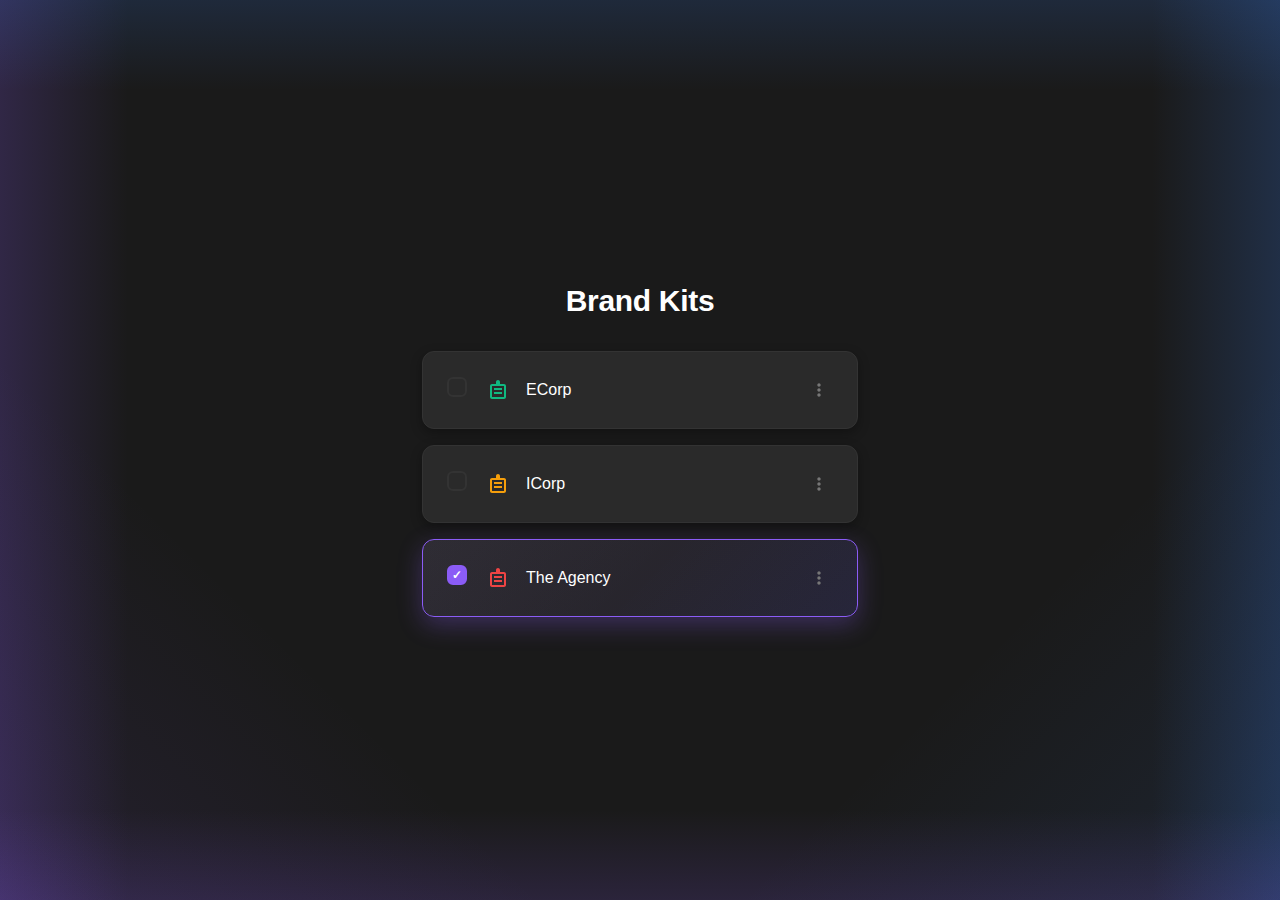
<file: brand-kits-interface/index.html>
<!DOCTYPE html>
<html lang="en">
<head>
    <meta charset="UTF-8">
    <meta name="viewport" content="width=device-width, initial-scale=1.0">
    <title>Brand Kits</title>
    <link rel="stylesheet" href="style.css">
</head>
<body>
    <div class="brand-kits-container">
        <div class="brand-kits-wrapper">
            <!-- Header -->
            <header class="brand-kits-header">
                <h1 class="brand-kits-title">Brand Kits</h1>
            </header>

            <!-- Brand Cards -->
            <div class="brand-cards-container">
                <!-- ECorp Card -->
                <div class="brand-card" data-brand-id="ecorp">
                    <div class="brand-card-content">
                        <div class="checkbox-container">
                            <input type="checkbox" id="ecorp-checkbox" class="brand-checkbox">
                            <label for="ecorp-checkbox" class="checkbox-label"></label>
                        </div>
                        
                        <div class="brand-icon">
                            <svg width="24" height="24" viewBox="0 0 24 24" fill="none" xmlns="http://www.w3.org/2000/svg">
                                <path d="M12 2C13.1 2 14 2.9 14 4V6H18C19.1 6 20 6.9 20 8V19C20 20.1 19.1 21 18 21H6C4.9 21 4 20.1 4 19V8C4 6.9 4.9 6 6 6H10V4C10 2.9 10.9 2 12 2ZM12 4V6H12V4ZM6 8V19H18V8H6ZM8 10H16V12H8V10ZM8 14H16V16H8V14Z" fill="#10b981"/>
                            </svg>
                        </div>
                        
                        <div class="brand-name">ECorp</div>
                        
                        <div class="menu-icon">
                            <svg width="20" height="20" viewBox="0 0 24 24" fill="none" xmlns="http://www.w3.org/2000/svg">
                                <path d="M12 8C13.1 8 14 7.1 14 6C14 4.9 13.1 4 12 4C10.9 4 10 4.9 10 6C10 7.1 10.9 8 12 8ZM12 10C10.9 10 10 10.9 10 12C10 13.1 10.9 14 12 14C13.1 14 14 13.1 14 12C14 10.9 13.1 10 12 10ZM12 16C10.9 16 10 16.9 10 18C10 19.1 10.9 20 12 20C13.1 20 14 19.1 14 18C14 16.9 13.1 16 12 16Z" fill="#777"/>
                            </svg>
                        </div>
                    </div>
                </div>

                <!-- ICorp Card -->
                <div class="brand-card" data-brand-id="icorp">
                    <div class="brand-card-content">
                        <div class="checkbox-container">
                            <input type="checkbox" id="icorp-checkbox" class="brand-checkbox">
                            <label for="icorp-checkbox" class="checkbox-label"></label>
                        </div>
                        
                        <div class="brand-icon">
                            <svg width="24" height="24" viewBox="0 0 24 24" fill="none" xmlns="http://www.w3.org/2000/svg">
                                <path d="M12 2C13.1 2 14 2.9 14 4V6H18C19.1 6 20 6.9 20 8V19C20 20.1 19.1 21 18 21H6C4.9 21 4 20.1 4 19V8C4 6.9 4.9 6 6 6H10V4C10 2.9 10.9 2 12 2ZM12 4V6H12V4ZM6 8V19H18V8H6ZM8 10H16V12H8V10ZM8 14H16V16H8V14Z" fill="#f59e0b"/>
                            </svg>
                        </div>
                        
                        <div class="brand-name">ICorp</div>
                        
                        <div class="menu-icon">
                            <svg width="20" height="20" viewBox="0 0 24 24" fill="none" xmlns="http://www.w3.org/2000/svg">
                                <path d="M12 8C13.1 8 14 7.1 14 6C14 4.9 13.1 4 12 4C10.9 4 10 4.9 10 6C10 7.1 10.9 8 12 8ZM12 10C10.9 10 10 10.9 10 12C10 13.1 10.9 14 12 14C13.1 14 14 13.1 14 12C14 10.9 13.1 10 12 10ZM12 16C10.9 16 10 16.9 10 18C10 19.1 10.9 20 12 20C13.1 20 14 19.1 14 18C14 16.9 13.1 16 12 16Z" fill="#777"/>
                            </svg>
                        </div>
                    </div>
                </div>

                <!-- The Agency Card -->
                <div class="brand-card brand-card--checked" data-brand-id="agency">
                    <div class="brand-card-content">
                        <div class="checkbox-container">
                            <input type="checkbox" id="agency-checkbox" class="brand-checkbox" checked>
                            <label for="agency-checkbox" class="checkbox-label"></label>
                        </div>
                        
                        <div class="brand-icon">
                            <svg width="24" height="24" viewBox="0 0 24 24" fill="none" xmlns="http://www.w3.org/2000/svg">
                                <path d="M12 2C13.1 2 14 2.9 14 4V6H18C19.1 6 20 6.9 20 8V19C20 20.1 19.1 21 18 21H6C4.9 21 4 20.1 4 19V8C4 6.9 4.9 6 6 6H10V4C10 2.9 10.9 2 12 2ZM12 4V6H12V4ZM6 8V19H18V8H6ZM8 10H16V12H8V10ZM8 14H16V16H8V14Z" fill="#ef4444"/>
                            </svg>
                        </div>
                        
                        <div class="brand-name">The Agency</div>
                        
                        <div class="menu-icon">
                            <svg width="20" height="20" viewBox="0 0 24 24" fill="none" xmlns="http://www.w3.org/2000/svg">
                                <path d="M12 8C13.1 8 14 7.1 14 6C14 4.9 13.1 4 12 4C10.9 4 10 4.9 10 6C10 7.1 10.9 8 12 8ZM12 10C10.9 10 10 10.9 10 12C10 13.1 10.9 14 12 14C13.1 14 14 13.1 14 12C14 10.9 13.1 10 12 10ZM12 16C10.9 16 10 16.9 10 18C10 19.1 10.9 20 12 20C13.1 20 14 19.1 14 18C14 16.9 13.1 16 12 16Z" fill="#777"/>
                            </svg>
                        </div>
                    </div>
                </div>
            </div>
        </div>
    </div>

    <script src="app.js"></script>
</body>
</html>
</file>
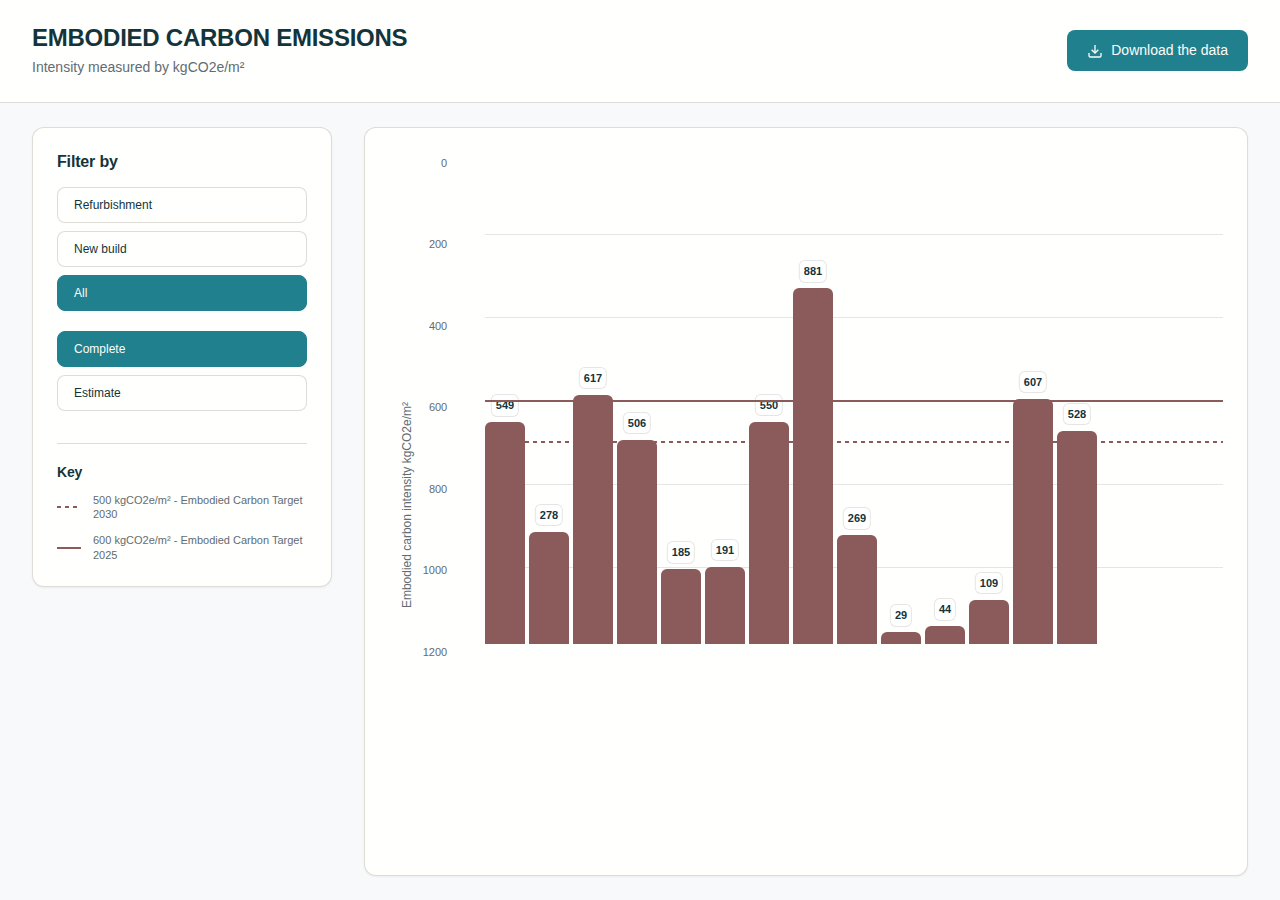
<file: carbon-emissions-dashboard/index.html>
<!DOCTYPE html>
<html lang="en">
<head>
    <meta charset="UTF-8">
    <meta name="viewport" content="width=device-width, initial-scale=1.0">
    <title>Embodied Carbon Emissions Dashboard</title>
    <link rel="stylesheet" href="style.css">
</head>
<body>
    <div class="dashboard">
        <!-- Header Section -->
        <header class="dashboard-header">
            <div class="header-content">
                <div class="header-titles">
                    <h1 class="main-title">EMBODIED CARBON EMISSIONS</h1>
                    <p class="subtitle">Intensity measured by kgCO2e/m²</p>
                </div>
                <button class="btn btn--primary download-btn" id="downloadBtn">
                    <svg width="16" height="16" viewBox="0 0 24 24" fill="none" stroke="currentColor" stroke-width="2">
                        <path d="M21 15v4a2 2 0 0 1-2 2H5a2 2 0 0 1-2-2v-4"/>
                        <polyline points="7,10 12,15 17,10"/>
                        <line x1="12" y1="15" x2="12" y2="3"/>
                    </svg>
                    Download the data
                </button>
            </div>
        </header>

        <div class="dashboard-main">
            <!-- Sidebar Filters -->
            <aside class="sidebar">
                <div class="filter-section">
                    <h3 class="filter-title">Filter by</h3>
                    
                    <!-- Type Filters -->
                    <div class="filter-group">
                        <div class="filter-buttons">
                            <button class="filter-btn" data-filter-type="type" data-value="refurbishment">Refurbishment</button>
                            <button class="filter-btn" data-filter-type="type" data-value="new_build">New build</button>
                            <button class="filter-btn active" data-filter-type="type" data-value="all">All</button>
                        </div>
                    </div>

                    <!-- Status Filters -->
                    <div class="filter-group">
                        <div class="filter-buttons">
                            <button class="filter-btn active" data-filter-type="status" data-value="complete">Complete</button>
                            <button class="filter-btn" data-filter-type="status" data-value="estimate">Estimate</button>
                        </div>
                    </div>
                </div>

                <!-- Key Section -->
                <div class="key-section">
                    <h4 class="key-title">Key</h4>
                    <div class="key-items">
                        <div class="key-item">
                            <div class="key-line key-line--dashed"></div>
                            <span class="key-text">500 kgCO2e/m² - Embodied Carbon Target 2030</span>
                        </div>
                        <div class="key-item">
                            <div class="key-line key-line--solid"></div>
                            <span class="key-text">600 kgCO2e/m² - Embodied Carbon Target 2025</span>
                        </div>
                    </div>
                </div>
            </aside>

            <!-- Main Chart Area -->
            <main class="chart-area">
                <div class="chart-container">
                    <div class="y-axis">
                        <div class="y-axis-label">Embodied carbon intensity kgCO2e/m²</div>
                        <div class="y-axis-scale">
                            <span class="scale-value">1200</span>
                            <span class="scale-value">1000</span>
                            <span class="scale-value">800</span>
                            <span class="scale-value">600</span>
                            <span class="scale-value">400</span>
                            <span class="scale-value">200</span>
                            <span class="scale-value">0</span>
                        </div>
                    </div>
                    <div class="chart-content">
                        <div class="chart-grid">
                            <div class="grid-line" style="bottom: 16.67%"></div>
                            <div class="grid-line" style="bottom: 33.33%"></div>
                            <div class="grid-line" style="bottom: 50%"></div>
                            <div class="grid-line" style="bottom: 66.67%"></div>
                            <div class="grid-line" style="bottom: 83.33%"></div>
                            <div class="grid-line" style="bottom: 100%"></div>
                        </div>
                        <div class="reference-lines">
                            <div class="reference-line reference-line--target-2030" data-value="500"></div>
                            <div class="reference-line reference-line--target-2025" data-value="600"></div>
                        </div>
                        <div class="bars-container" id="barsContainer">
                            <!-- Bars will be dynamically generated -->
                        </div>
                    </div>
                </div>
            </main>
        </div>
    </div>

    <!-- Tooltip -->
    <div class="tooltip" id="tooltip">
        <div class="tooltip-content">
            <div class="tooltip-name"></div>
            <div class="tooltip-value"></div>
            <div class="tooltip-details"></div>
        </div>
    </div>

    <script src="app.js"></script>
</body>
</html>
</file>
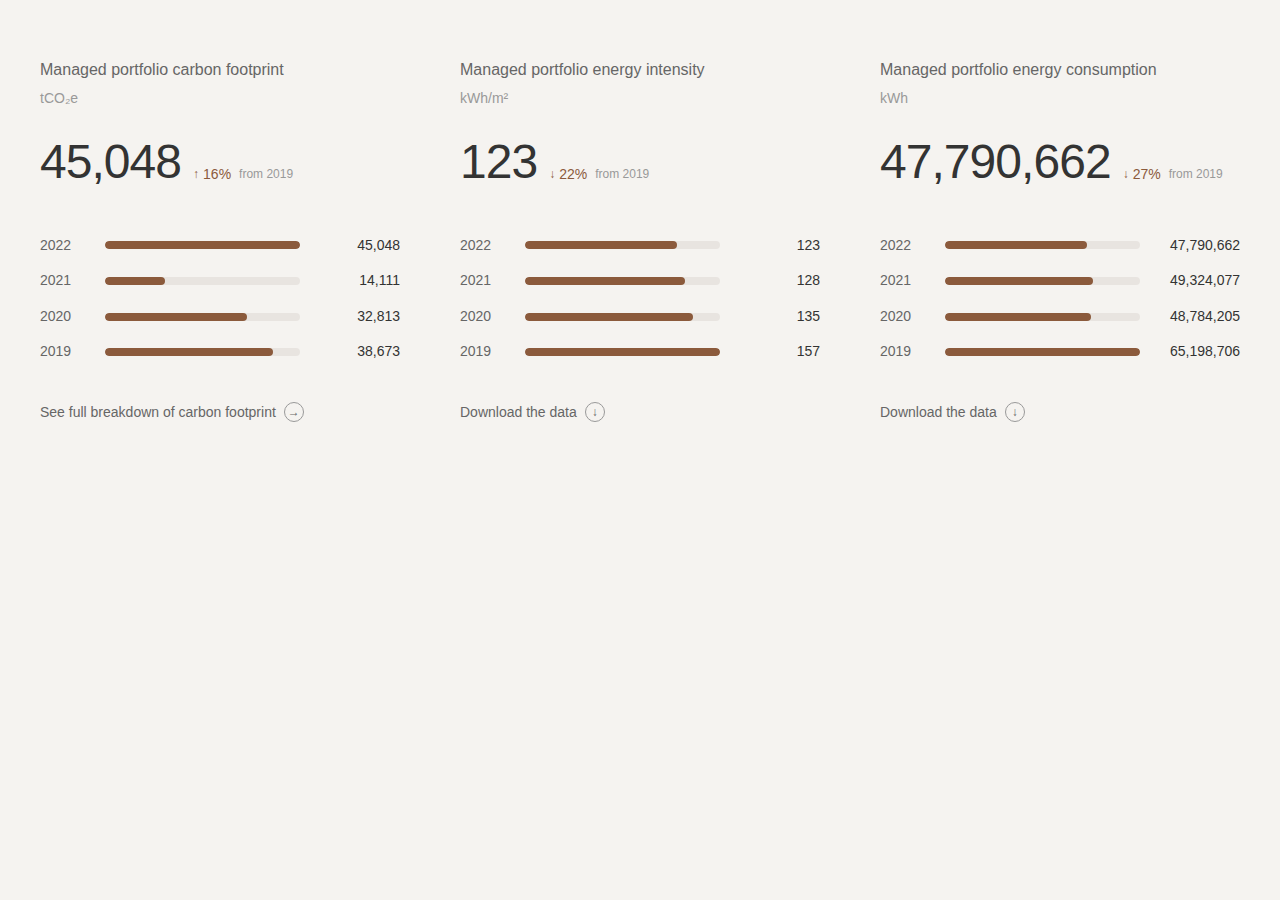
<file: stats.html>
<!DOCTYPE html>
<html lang="en">
<head>
    <meta charset="UTF-8">
    <meta name="viewport" content="width=device-width, initial-scale=1.0">
    <title>Carbon Footprint Statistics Dashboard</title>
    <style>
        * {
            margin: 0;
            padding: 0;
            box-sizing: border-box;
        }

        body {
            background: #f5f3f0;
            font-family: -apple-system, BlinkMacSystemFont, 'Segoe UI', Roboto, sans-serif;
            color: #333;
            padding: 40px 20px;
            line-height: 1.4;
        }

        .dashboard-container {
            max-width: 1200px;
            margin: 0 auto;
            display: grid;
            grid-template-columns: repeat(auto-fit, minmax(350px, 1fr));
            gap: 60px;
            padding: 20px 0;
        }

        .metric-card {
            background: transparent;
        }

        .metric-header {
            margin-bottom: 30px;
        }

        .metric-title {
            font-size: 16px;
            color: #666;
            font-weight: 400;
            margin-bottom: 8px;
            line-height: 1.3;
        }

        .metric-unit {
            font-size: 14px;
            color: #999;
            font-weight: 400;
            margin-bottom: 20px;
        }

        .metric-value-container {
            display: flex;
            align-items: baseline;
            gap: 12px;
            margin-bottom: 30px;
        }

        .metric-value {
            font-size: 48px;
            font-weight: 300;
            color: #333;
            letter-spacing: -0.02em;
        }

        .metric-change {
            display: flex;
            align-items: center;
            gap: 4px;
            font-size: 14px;
            color: #666;
        }

        .change-indicator {
            font-size: 12px;
        }

        .change-positive {
            color: #8b5a3c;
        }

        .change-negative {
            color: #8b5a3c;
        }

        .change-from {
            font-size: 12px;
            color: #999;
            margin-left: 4px;
        }

        .progress-section {
            margin-top: 40px;
        }

        .progress-item {
            display: flex;
            align-items: center;
            margin-bottom: 16px;
        }

        .year-label {
            font-size: 14px;
            color: #666;
            min-width: 45px;
            font-weight: 400;
        }

        .progress-bar-container {
            flex: 1;
            margin: 0 20px;
            position: relative;
        }

        .progress-bar-bg {
            width: 100%;
            height: 8px;
            background: #e8e4e0;
            border-radius: 4px;
            overflow: hidden;
        }

        .progress-bar-fill {
            height: 100%;
            background: #8b5a3c;
            border-radius: 4px;
            transition: width 0.8s ease-out;
        }

        .value-label {
            font-size: 14px;
            color: #333;
            font-weight: 500;
            min-width: 80px;
            text-align: right;
        }

        .action-button {
            margin-top: 40px;
            display: flex;
            align-items: center;
            gap: 8px;
            color: #666;
            text-decoration: none;
            font-size: 14px;
            transition: color 0.2s ease;
            cursor: pointer;
            border: none;
            background: none;
            padding: 0;
        }

        .action-button:hover {
            color: #8b5a3c;
        }

        .action-icon {
            width: 20px;
            height: 20px;
            border: 1px solid #999;
            border-radius: 50%;
            display: flex;
            align-items: center;
            justify-content: center;
            font-size: 12px;
            transition: all 0.2s ease;
        }

        .action-button:hover .action-icon {
            border-color: #8b5a3c;
            color: #8b5a3c;
        }

        /* Responsive adjustments */
        @media (max-width: 768px) {
            .dashboard-container {
                grid-template-columns: 1fr;
                gap: 40px;
            }
            
            .metric-value {
                font-size: 36px;
            }
        }
    </style>
</head>
<body>
    <div class="dashboard-container">
        <!-- Carbon Footprint Card -->
        <div class="metric-card">
            <div class="metric-header">
                <h3 class="metric-title">Managed portfolio carbon footprint</h3>
                <div class="metric-unit">tCO₂e</div>
                
                <div class="metric-value-container">
                    <div class="metric-value">45,048</div>
                    <div class="metric-change">
                        <span class="change-indicator change-positive">↑</span>
                        <span class="change-positive">16%</span>
                        <span class="change-from">from 2019</span>
                    </div>
                </div>
            </div>

            <div class="progress-section">
                <div class="progress-item">
                    <span class="year-label">2022</span>
                    <div class="progress-bar-container">
                        <div class="progress-bar-bg">
                            <div class="progress-bar-fill" style="width: 100%;"></div>
                        </div>
                    </div>
                    <span class="value-label">45,048</span>
                </div>
                
                <div class="progress-item">
                    <span class="year-label">2021</span>
                    <div class="progress-bar-container">
                        <div class="progress-bar-bg">
                            <div class="progress-bar-fill" style="width: 31%;"></div>
                        </div>
                    </div>
                    <span class="value-label">14,111</span>
                </div>
                
                <div class="progress-item">
                    <span class="year-label">2020</span>
                    <div class="progress-bar-container">
                        <div class="progress-bar-bg">
                            <div class="progress-bar-fill" style="width: 73%;"></div>
                        </div>
                    </div>
                    <span class="value-label">32,813</span>
                </div>
                
                <div class="progress-item">
                    <span class="year-label">2019</span>
                    <div class="progress-bar-container">
                        <div class="progress-bar-bg">
                            <div class="progress-bar-fill" style="width: 86%;"></div>
                        </div>
                    </div>
                    <span class="value-label">38,673</span>
                </div>
            </div>

            <button class="action-button">
                <span>See full breakdown of carbon footprint</span>
                <div class="action-icon">→</div>
            </button>
        </div>

        <!-- Energy Intensity Card -->
        <div class="metric-card">
            <div class="metric-header">
                <h3 class="metric-title">Managed portfolio energy intensity</h3>
                <div class="metric-unit">kWh/m²</div>
                
                <div class="metric-value-container">
                    <div class="metric-value">123</div>
                    <div class="metric-change">
                        <span class="change-indicator change-negative">↓</span>
                        <span class="change-negative">22%</span>
                        <span class="change-from">from 2019</span>
                    </div>
                </div>
            </div>

            <div class="progress-section">
                <div class="progress-item">
                    <span class="year-label">2022</span>
                    <div class="progress-bar-container">
                        <div class="progress-bar-bg">
                            <div class="progress-bar-fill" style="width: 78%;"></div>
                        </div>
                    </div>
                    <span class="value-label">123</span>
                </div>
                
                <div class="progress-item">
                    <span class="year-label">2021</span>
                    <div class="progress-bar-container">
                        <div class="progress-bar-bg">
                            <div class="progress-bar-fill" style="width: 82%;"></div>
                        </div>
                    </div>
                    <span class="value-label">128</span>
                </div>
                
                <div class="progress-item">
                    <span class="year-label">2020</span>
                    <div class="progress-bar-container">
                        <div class="progress-bar-bg">
                            <div class="progress-bar-fill" style="width: 86%;"></div>
                        </div>
                    </div>
                    <span class="value-label">135</span>
                </div>
                
                <div class="progress-item">
                    <span class="year-label">2019</span>
                    <div class="progress-bar-container">
                        <div class="progress-bar-bg">
                            <div class="progress-bar-fill" style="width: 100%;"></div>
                        </div>
                    </div>
                    <span class="value-label">157</span>
                </div>
            </div>

            <button class="action-button">
                <span>Download the data</span>
                <div class="action-icon">↓</div>
            </button>
        </div>

        <!-- Energy Consumption Card -->
        <div class="metric-card">
            <div class="metric-header">
                <h3 class="metric-title">Managed portfolio energy consumption</h3>
                <div class="metric-unit">kWh</div>
                
                <div class="metric-value-container">
                    <div class="metric-value">47,790,662</div>
                    <div class="metric-change">
                        <span class="change-indicator change-negative">↓</span>
                        <span class="change-negative">27%</span>
                        <span class="change-from">from 2019</span>
                    </div>
                </div>
            </div>

            <div class="progress-section">
                <div class="progress-item">
                    <span class="year-label">2022</span>
                    <div class="progress-bar-container">
                        <div class="progress-bar-bg">
                            <div class="progress-bar-fill" style="width: 73%;"></div>
                        </div>
                    </div>
                    <span class="value-label">47,790,662</span>
                </div>
                
                <div class="progress-item">
                    <span class="year-label">2021</span>
                    <div class="progress-bar-container">
                        <div class="progress-bar-bg">
                            <div class="progress-bar-fill" style="width: 76%;"></div>
                        </div>
                    </div>
                    <span class="value-label">49,324,077</span>
                </div>
                
                <div class="progress-item">
                    <span class="year-label">2020</span>
                    <div class="progress-bar-container">
                        <div class="progress-bar-bg">
                            <div class="progress-bar-fill" style="width: 75%;"></div>
                        </div>
                    </div>
                    <span class="value-label">48,784,205</span>
                </div>
                
                <div class="progress-item">
                    <span class="year-label">2019</span>
                    <div class="progress-bar-container">
                        <div class="progress-bar-bg">
                            <div class="progress-bar-fill" style="width: 100%;"></div>
                        </div>
                    </div>
                    <span class="value-label">65,198,706</span>
                </div>
            </div>

            <button class="action-button">
                <span>Download the data</span>
                <div class="action-icon">↓</div>
            </button>
        </div>
    </div>

    <script>
        // Add smooth animation on page load
        document.addEventListener('DOMContentLoaded', function() {
            const progressBars = document.querySelectorAll('.progress-bar-fill');
            
            // Reset all progress bars to 0 width
            progressBars.forEach(bar => {
                const targetWidth = bar.style.width;
                bar.style.width = '0%';
                
                // Animate to target width after a short delay
                setTimeout(() => {
                    bar.style.width = targetWidth;
                }, 300);
            });
        });
    </script>
</body>
</html>
</file>
<file: brand-kits-interface/style.css>
:root {
  /* Colors */
  --color-background: rgba(252, 252, 249, 1);
  --color-surface: rgba(255, 255, 253, 1);
  --color-text: rgba(19, 52, 59, 1);
  --color-text-secondary: rgba(98, 108, 113, 1);
  --color-primary: rgba(33, 128, 141, 1);
  --color-primary-hover: rgba(29, 116, 128, 1);
  --color-primary-active: rgba(26, 104, 115, 1);
  --color-secondary: rgba(94, 82, 64, 0.12);
  --color-secondary-hover: rgba(94, 82, 64, 0.2);
  --color-secondary-active: rgba(94, 82, 64, 0.25);
  --color-border: rgba(94, 82, 64, 0.2);
  --color-btn-primary-text: rgba(252, 252, 249, 1);
  --color-card-border: rgba(94, 82, 64, 0.12);
  --color-card-border-inner: rgba(94, 82, 64, 0.12);
  --color-error: rgba(192, 21, 47, 1);
  --color-success: rgba(33, 128, 141, 1);
  --color-warning: rgba(168, 75, 47, 1);
  --color-info: rgba(98, 108, 113, 1);
  --color-focus-ring: rgba(33, 128, 141, 0.4);
  --color-select-caret: rgba(19, 52, 59, 0.8);

  /* Common style patterns */
  --focus-ring: 0 0 0 3px var(--color-focus-ring);
  --focus-outline: 2px solid var(--color-primary);
  --status-bg-opacity: 0.15;
  --status-border-opacity: 0.25;
  --select-caret-light: url("data:image/svg+xml,%3Csvg xmlns='http://www.w3.org/2000/svg' width='16' height='16' viewBox='0 0 24 24' fill='none' stroke='%23134252' stroke-width='2' stroke-linecap='round' stroke-linejoin='round'%3E%3Cpolyline points='6 9 12 15 18 9'%3E%3C/polyline%3E%3C/svg%3E");
  --select-caret-dark: url("data:image/svg+xml,%3Csvg xmlns='http://www.w3.org/2000/svg' width='16' height='16' viewBox='0 0 24 24' fill='none' stroke='%23f5f5f5' stroke-width='2' stroke-linecap='round' stroke-linejoin='round'%3E%3Cpolyline points='6 9 12 15 18 9'%3E%3C/polyline%3E%3C/svg%3E");

  /* RGB versions for opacity control */
  --color-success-rgb: 33, 128, 141;
  --color-error-rgb: 192, 21, 47;
  --color-warning-rgb: 168, 75, 47;
  --color-info-rgb: 98, 108, 113;

  /* Typography */
  --font-family-base: "FKGroteskNeue", "Geist", "Inter", -apple-system,
    BlinkMacSystemFont, "Segoe UI", Roboto, sans-serif;
  --font-family-mono: "Berkeley Mono", ui-monospace, SFMono-Regular, Menlo,
    Monaco, Consolas, monospace;
  --font-size-xs: 11px;
  --font-size-sm: 12px;
  --font-size-base: 14px;
  --font-size-md: 14px;
  --font-size-lg: 16px;
  --font-size-xl: 18px;
  --font-size-2xl: 20px;
  --font-size-3xl: 24px;
  --font-size-4xl: 30px;
  --font-weight-normal: 400;
  --font-weight-medium: 500;
  --font-weight-semibold: 550;
  --font-weight-bold: 600;
  --line-height-tight: 1.2;
  --line-height-normal: 1.5;
  --letter-spacing-tight: -0.01em;

  /* Spacing */
  --space-0: 0;
  --space-1: 1px;
  --space-2: 2px;
  --space-4: 4px;
  --space-6: 6px;
  --space-8: 8px;
  --space-10: 10px;
  --space-12: 12px;
  --space-16: 16px;
  --space-20: 20px;
  --space-24: 24px;
  --space-32: 32px;

  /* Border Radius */
  --radius-sm: 6px;
  --radius-base: 8px;
  --radius-md: 10px;
  --radius-lg: 12px;
  --radius-full: 9999px;

  /* Shadows */
  --shadow-xs: 0 1px 2px rgba(0, 0, 0, 0.02);
  --shadow-sm: 0 1px 3px rgba(0, 0, 0, 0.04), 0 1px 2px rgba(0, 0, 0, 0.02);
  --shadow-md: 0 4px 6px -1px rgba(0, 0, 0, 0.04),
    0 2px 4px -1px rgba(0, 0, 0, 0.02);
  --shadow-lg: 0 10px 15px -3px rgba(0, 0, 0, 0.04),
    0 4px 6px -2px rgba(0, 0, 0, 0.02);
  --shadow-inset-sm: inset 0 1px 0 rgba(255, 255, 255, 0.15),
    inset 0 -1px 0 rgba(0, 0, 0, 0.03);

  /* Animation */
  --duration-fast: 150ms;
  --duration-normal: 250ms;
  --ease-standard: cubic-bezier(0.16, 1, 0.3, 1);

  /* Layout */
  --container-sm: 640px;
  --container-md: 768px;
  --container-lg: 1024px;
  --container-xl: 1280px;
}

/* Dark mode colors */
@media (prefers-color-scheme: dark) {
  :root {
    --color-background: rgba(31, 33, 33, 1);
    --color-surface: rgba(38, 40, 40, 1);
    --color-text: rgba(245, 245, 245, 1);
    --color-text-secondary: rgba(167, 169, 169, 0.7);
    --color-primary: rgba(50, 184, 198, 1);
    --color-primary-hover: rgba(45, 166, 178, 1);
    --color-primary-active: rgba(41, 150, 161, 1);
    --color-secondary: rgba(119, 124, 124, 0.15);
    --color-secondary-hover: rgba(119, 124, 124, 0.25);
    --color-secondary-active: rgba(119, 124, 124, 0.3);
    --color-border: rgba(119, 124, 124, 0.3);
    --color-error: rgba(255, 84, 89, 1);
    --color-success: rgba(50, 184, 198, 1);
    --color-warning: rgba(230, 129, 97, 1);
    --color-info: rgba(167, 169, 169, 1);
    --color-focus-ring: rgba(50, 184, 198, 0.4);
    --color-btn-primary-text: rgba(19, 52, 59, 1);
    --color-card-border: rgba(119, 124, 124, 0.2);
    --color-card-border-inner: rgba(119, 124, 124, 0.15);
    --shadow-inset-sm: inset 0 1px 0 rgba(255, 255, 255, 0.1),
      inset 0 -1px 0 rgba(0, 0, 0, 0.15);
    --button-border-secondary: rgba(119, 124, 124, 0.2);
    --color-border-secondary: rgba(119, 124, 124, 0.2);
    --color-select-caret: rgba(245, 245, 245, 0.8);

    /* Common style patterns - updated for dark mode */
    --focus-ring: 0 0 0 3px var(--color-focus-ring);
    --focus-outline: 2px solid var(--color-primary);
    --status-bg-opacity: 0.15;
    --status-border-opacity: 0.25;
    --select-caret-light: url("data:image/svg+xml,%3Csvg xmlns='http://www.w3.org/2000/svg' width='16' height='16' viewBox='0 0 24 24' fill='none' stroke='%23134252' stroke-width='2' stroke-linecap='round' stroke-linejoin='round'%3E%3Cpolyline points='6 9 12 15 18 9'%3E%3C/polyline%3E%3C/svg%3E");
    --select-caret-dark: url("data:image/svg+xml,%3Csvg xmlns='http://www.w3.org/2000/svg' width='16' height='16' viewBox='0 0 24 24' fill='none' stroke='%23f5f5f5' stroke-width='2' stroke-linecap='round' stroke-linejoin='round'%3E%3Cpolyline points='6 9 12 15 18 9'%3E%3C/polyline%3E%3C/svg%3E");

    /* RGB versions for dark mode */
    --color-success-rgb: 50, 184, 198;
    --color-error-rgb: 255, 84, 89;
    --color-warning-rgb: 230, 129, 97;
    --color-info-rgb: 167, 169, 169;
  }
}

/* Data attribute for manual theme switching */
[data-color-scheme="dark"] {
  --color-background: rgba(31, 33, 33, 1);
  --color-surface: rgba(38, 40, 40, 1);
  --color-text: rgba(245, 245, 245, 1);
  --color-text-secondary: rgba(167, 169, 169, 0.7);
  --color-primary: rgba(50, 184, 198, 1);
  --color-primary-hover: rgba(45, 166, 178, 1);
  --color-primary-active: rgba(41, 150, 161, 1);
  --color-secondary: rgba(119, 124, 124, 0.15);
  --color-secondary-hover: rgba(119, 124, 124, 0.25);
  --color-secondary-active: rgba(119, 124, 124, 0.3);
  --color-border: rgba(119, 124, 124, 0.3);
  --color-error: rgba(255, 84, 89, 1);
  --color-success: rgba(50, 184, 198, 1);
  --color-warning: rgba(230, 129, 97, 1);
  --color-info: rgba(167, 169, 169, 1);
  --color-focus-ring: rgba(50, 184, 198, 0.4);
  --color-btn-primary-text: rgba(19, 52, 59, 1);
  --color-card-border: rgba(119, 124, 124, 0.15);
  --color-card-border-inner: rgba(119, 124, 124, 0.15);
  --shadow-inset-sm: inset 0 1px 0 rgba(255, 255, 255, 0.1),
    inset 0 -1px 0 rgba(0, 0, 0, 0.15);
  --color-border-secondary: rgba(119, 124, 124, 0.2);
  --color-select-caret: rgba(245, 245, 245, 0.8);

  /* Common style patterns - updated for dark mode */
  --focus-ring: 0 0 0 3px var(--color-focus-ring);
  --focus-outline: 2px solid var(--color-primary);
  --status-bg-opacity: 0.15;
  --status-border-opacity: 0.25;
  --select-caret-light: url("data:image/svg+xml,%3Csvg xmlns='http://www.w3.org/2000/svg' width='16' height='16' viewBox='0 0 24 24' fill='none' stroke='%23134252' stroke-width='2' stroke-linecap='round' stroke-linejoin='round'%3E%3Cpolyline points='6 9 12 15 18 9'%3E%3C/polyline%3E%3C/svg%3E");
  --select-caret-dark: url("data:image/svg+xml,%3Csvg xmlns='http://www.w3.org/2000/svg' width='16' height='16' viewBox='0 0 24 24' fill='none' stroke='%23f5f5f5' stroke-width='2' stroke-linecap='round' stroke-linejoin='round'%3E%3Cpolyline points='6 9 12 15 18 9'%3E%3C/polyline%3E%3C/svg%3E");

  /* RGB versions for dark mode */
  --color-success-rgb: 50, 184, 198;
  --color-error-rgb: 255, 84, 89;
  --color-warning-rgb: 230, 129, 97;
  --color-info-rgb: 167, 169, 169;
}

[data-color-scheme="light"] {
  --color-background: rgba(252, 252, 249, 1);
  --color-surface: rgba(255, 255, 253, 1);
  --color-text: rgba(19, 52, 59, 1);
  --color-text-secondary: rgba(98, 108, 113, 1);
  --color-primary: rgba(33, 128, 141, 1);
  --color-primary-hover: rgba(29, 116, 128, 1);
  --color-primary-active: rgba(26, 104, 115, 1);
  --color-secondary: rgba(94, 82, 64, 0.12);
  --color-secondary-hover: rgba(94, 82, 64, 0.2);
  --color-secondary-active: rgba(94, 82, 64, 0.25);
  --color-border: rgba(94, 82, 64, 0.2);
  --color-btn-primary-text: rgba(252, 252, 249, 1);
  --color-card-border: rgba(94, 82, 64, 0.12);
  --color-card-border-inner: rgba(94, 82, 64, 0.12);
  --color-error: rgba(192, 21, 47, 1);
  --color-success: rgba(33, 128, 141, 1);
  --color-warning: rgba(168, 75, 47, 1);
  --color-info: rgba(98, 108, 113, 1);
  --color-focus-ring: rgba(33, 128, 141, 0.4);

  /* RGB versions for light mode */
  --color-success-rgb: 33, 128, 141;
  --color-error-rgb: 192, 21, 47;
  --color-warning-rgb: 168, 75, 47;
  --color-info-rgb: 98, 108, 113;
}

/* Base styles */
html {
  font-size: var(--font-size-base);
  font-family: var(--font-family-base);
  line-height: var(--line-height-normal);
  color: var(--color-text);
  background-color: var(--color-background);
  -webkit-font-smoothing: antialiased;
  box-sizing: border-box;
}

body {
  margin: 0;
  padding: 0;
}

*,
*::before,
*::after {
  box-sizing: inherit;
}

/* Typography */
h1,
h2,
h3,
h4,
h5,
h6 {
  margin: 0;
  font-weight: var(--font-weight-semibold);
  line-height: var(--line-height-tight);
  color: var(--color-text);
  letter-spacing: var(--letter-spacing-tight);
}

h1 {
  font-size: var(--font-size-4xl);
}
h2 {
  font-size: var(--font-size-3xl);
}
h3 {
  font-size: var(--font-size-2xl);
}
h4 {
  font-size: var(--font-size-xl);
}
h5 {
  font-size: var(--font-size-lg);
}
h6 {
  font-size: var(--font-size-md);
}

p {
  margin: 0 0 var(--space-16) 0;
}

a {
  color: var(--color-primary);
  text-decoration: none;
  transition: color var(--duration-fast) var(--ease-standard);
}

a:hover {
  color: var(--color-primary-hover);
}

code,
pre {
  font-family: var(--font-family-mono);
  font-size: calc(var(--font-size-base) * 0.95);
  background-color: var(--color-secondary);
  border-radius: var(--radius-sm);
}

code {
  padding: var(--space-1) var(--space-4);
}

pre {
  padding: var(--space-16);
  margin: var(--space-16) 0;
  overflow: auto;
  border: 1px solid var(--color-border);
}

pre code {
  background: none;
  padding: 0;
}

/* Buttons */
.btn {
  display: inline-flex;
  align-items: center;
  justify-content: center;
  padding: var(--space-8) var(--space-16);
  border-radius: var(--radius-base);
  font-size: var(--font-size-base);
  font-weight: 500;
  line-height: 1.5;
  cursor: pointer;
  transition: all var(--duration-normal) var(--ease-standard);
  border: none;
  text-decoration: none;
  position: relative;
}

.btn:focus-visible {
  outline: none;
  box-shadow: var(--focus-ring);
}

.btn--primary {
  background: var(--color-primary);
  color: var(--color-btn-primary-text);
}

.btn--primary:hover {
  background: var(--color-primary-hover);
}

.btn--primary:active {
  background: var(--color-primary-active);
}

.btn--secondary {
  background: var(--color-secondary);
  color: var(--color-text);
}

.btn--secondary:hover {
  background: var(--color-secondary-hover);
}

.btn--secondary:active {
  background: var(--color-secondary-active);
}

.btn--outline {
  background: transparent;
  border: 1px solid var(--color-border);
  color: var(--color-text);
}

.btn--outline:hover {
  background: var(--color-secondary);
}

.btn--sm {
  padding: var(--space-4) var(--space-12);
  font-size: var(--font-size-sm);
  border-radius: var(--radius-sm);
}

.btn--lg {
  padding: var(--space-10) var(--space-20);
  font-size: var(--font-size-lg);
  border-radius: var(--radius-md);
}

.btn--full-width {
  width: 100%;
}

.btn:disabled {
  opacity: 0.5;
  cursor: not-allowed;
}

/* Form elements */
.form-control {
  display: block;
  width: 100%;
  padding: var(--space-8) var(--space-12);
  font-size: var(--font-size-md);
  line-height: 1.5;
  color: var(--color-text);
  background-color: var(--color-surface);
  border: 1px solid var(--color-border);
  border-radius: var(--radius-base);
  transition: border-color var(--duration-fast) var(--ease-standard),
    box-shadow var(--duration-fast) var(--ease-standard);
}

textarea.form-control {
  font-family: var(--font-family-base);
  font-size: var(--font-size-base);
}

select.form-control {
  padding: var(--space-8) var(--space-12);
  -webkit-appearance: none;
  -moz-appearance: none;
  appearance: none;
  background-image: var(--select-caret-light);
  background-repeat: no-repeat;
  background-position: right var(--space-12) center;
  background-size: 16px;
  padding-right: var(--space-32);
}

/* Add a dark mode specific caret */
@media (prefers-color-scheme: dark) {
  select.form-control {
    background-image: var(--select-caret-dark);
  }
}

/* Also handle data-color-scheme */
[data-color-scheme="dark"] select.form-control {
  background-image: var(--select-caret-dark);
}

[data-color-scheme="light"] select.form-control {
  background-image: var(--select-caret-light);
}

.form-control:focus {
  border-color: var(--color-primary);
  outline: var(--focus-outline);
}

.form-label {
  display: block;
  margin-bottom: var(--space-8);
  font-weight: var(--font-weight-medium);
  font-size: var(--font-size-sm);
}

.form-group {
  margin-bottom: var(--space-16);
}

/* Card component */
.card {
  background-color: var(--color-surface);
  border-radius: var(--radius-lg);
  border: 1px solid var(--color-card-border);
  box-shadow: var(--shadow-sm);
  overflow: hidden;
  transition: box-shadow var(--duration-normal) var(--ease-standard);
}

.card:hover {
  box-shadow: var(--shadow-md);
}

.card__body {
  padding: var(--space-16);
}

.card__header,
.card__footer {
  padding: var(--space-16);
  border-bottom: 1px solid var(--color-card-border-inner);
}

/* Status indicators - simplified with CSS variables */
.status {
  display: inline-flex;
  align-items: center;
  padding: var(--space-6) var(--space-12);
  border-radius: var(--radius-full);
  font-weight: var(--font-weight-medium);
  font-size: var(--font-size-sm);
}

.status--success {
  background-color: rgba(
    var(--color-success-rgb, 33, 128, 141),
    var(--status-bg-opacity)
  );
  color: var(--color-success);
  border: 1px solid
    rgba(var(--color-success-rgb, 33, 128, 141), var(--status-border-opacity));
}

.status--error {
  background-color: rgba(
    var(--color-error-rgb, 192, 21, 47),
    var(--status-bg-opacity)
  );
  color: var(--color-error);
  border: 1px solid
    rgba(var(--color-error-rgb, 192, 21, 47), var(--status-border-opacity));
}

.status--warning {
  background-color: rgba(
    var(--color-warning-rgb, 168, 75, 47),
    var(--status-bg-opacity)
  );
  color: var(--color-warning);
  border: 1px solid
    rgba(var(--color-warning-rgb, 168, 75, 47), var(--status-border-opacity));
}

.status--info {
  background-color: rgba(
    var(--color-info-rgb, 98, 108, 113),
    var(--status-bg-opacity)
  );
  color: var(--color-info);
  border: 1px solid
    rgba(var(--color-info-rgb, 98, 108, 113), var(--status-border-opacity));
}

/* Container layout */
.container {
  width: 100%;
  margin-right: auto;
  margin-left: auto;
  padding-right: var(--space-16);
  padding-left: var(--space-16);
}

@media (min-width: 640px) {
  .container {
    max-width: var(--container-sm);
  }
}
@media (min-width: 768px) {
  .container {
    max-width: var(--container-md);
  }
}
@media (min-width: 1024px) {
  .container {
    max-width: var(--container-lg);
  }
}
@media (min-width: 1280px) {
  .container {
    max-width: var(--container-xl);
  }
}

/* Utility classes */
.flex {
  display: flex;
}
.flex-col {
  flex-direction: column;
}
.items-center {
  align-items: center;
}
.justify-center {
  justify-content: center;
}
.justify-between {
  justify-content: space-between;
}
.gap-4 {
  gap: var(--space-4);
}
.gap-8 {
  gap: var(--space-8);
}
.gap-16 {
  gap: var(--space-16);
}

.m-0 {
  margin: 0;
}
.mt-8 {
  margin-top: var(--space-8);
}
.mb-8 {
  margin-bottom: var(--space-8);
}
.mx-8 {
  margin-left: var(--space-8);
  margin-right: var(--space-8);
}
.my-8 {
  margin-top: var(--space-8);
  margin-bottom: var(--space-8);
}

.p-0 {
  padding: 0;
}
.py-8 {
  padding-top: var(--space-8);
  padding-bottom: var(--space-8);
}
.px-8 {
  padding-left: var(--space-8);
  padding-right: var(--space-8);
}
.py-16 {
  padding-top: var(--space-16);
  padding-bottom: var(--space-16);
}
.px-16 {
  padding-left: var(--space-16);
  padding-right: var(--space-16);
}

.block {
  display: block;
}
.hidden {
  display: none;
}

/* Accessibility */
.sr-only {
  position: absolute;
  width: 1px;
  height: 1px;
  padding: 0;
  margin: -1px;
  overflow: hidden;
  clip: rect(0, 0, 0, 0);
  white-space: nowrap;
  border-width: 0;
}

:focus-visible {
  outline: var(--focus-outline);
  outline-offset: 2px;
}

/* Dark mode specifics */
[data-color-scheme="dark"] .btn--outline {
  border: 1px solid var(--color-border-secondary);
}

@font-face {
  font-family: 'FKGroteskNeue';
  src: url('https://r2cdn.perplexity.ai/fonts/FKGroteskNeue.woff2')
    format('woff2');
}

:root {
  /* Colors */
  --color-background: rgba(252, 252, 249, 1);
  --color-surface: rgba(255, 255, 253, 1);
  --color-text: rgba(19, 52, 59, 1);
  --color-text-secondary: rgba(98, 108, 113, 1);
  --color-primary: rgba(33, 128, 141, 1);
  --color-primary-hover: rgba(29, 116, 128, 1);
  --color-primary-active: rgba(26, 104, 115, 1);
  --color-secondary: rgba(94, 82, 64, 0.12);
  --color-secondary-hover: rgba(94, 82, 64, 0.2);
  --color-secondary-active: rgba(94, 82, 64, 0.25);
  --color-border: rgba(94, 82, 64, 0.2);
  --color-btn-primary-text: rgba(252, 252, 249, 1);
  --color-card-border: rgba(94, 82, 64, 0.12);
  --color-card-border-inner: rgba(94, 82, 64, 0.12);
  --color-error: rgba(192, 21, 47, 1);
  --color-success: rgba(33, 128, 141, 1);
  --color-warning: rgba(168, 75, 47, 1);
  --color-info: rgba(98, 108, 113, 1);
  --color-focus-ring: rgba(33, 128, 141, 0.4);
  --color-select-caret: rgba(19, 52, 59, 0.8);

  /* Common style patterns */
  --focus-ring: 0 0 0 3px var(--color-focus-ring);
  --focus-outline: 2px solid var(--color-primary);
  --status-bg-opacity: 0.15;
  --status-border-opacity: 0.25;
  --select-caret-light: url("data:image/svg+xml,%3Csvg xmlns='http://www.w3.org/2000/svg' width='16' height='16' viewBox='0 0 24 24' fill='none' stroke='%23134252' stroke-width='2' stroke-linecap='round' stroke-linejoin='round'%3E%3Cpolyline points='6 9 12 15 18 9'%3E%3C/polyline%3E%3C/svg%3E");
  --select-caret-dark: url("data:image/svg+xml,%3Csvg xmlns='http://www.w3.org/2000/svg' width='16' height='16' viewBox='0 0 24 24' fill='none' stroke='%23f5f5f5' stroke-width='2' stroke-linecap='round' stroke-linejoin='round'%3E%3Cpolyline points='6 9 12 15 18 9'%3E%3C/polyline%3E%3C/svg%3E");

  /* RGB versions for opacity control */
  --color-success-rgb: 33, 128, 141;
  --color-error-rgb: 192, 21, 47;
  --color-warning-rgb: 168, 75, 47;
  --color-info-rgb: 98, 108, 113;

  /* Typography */
  --font-family-base: "FKGroteskNeue", "Geist", "Inter", -apple-system,
    BlinkMacSystemFont, "Segoe UI", Roboto, sans-serif;
  --font-family-mono: "Berkeley Mono", ui-monospace, SFMono-Regular, Menlo,
    Monaco, Consolas, monospace;
  --font-size-xs: 11px;
  --font-size-sm: 12px;
  --font-size-base: 14px;
  --font-size-md: 14px;
  --font-size-lg: 16px;
  --font-size-xl: 18px;
  --font-size-2xl: 20px;
  --font-size-3xl: 24px;
  --font-size-4xl: 30px;
  --font-weight-normal: 400;
  --font-weight-medium: 500;
  --font-weight-semibold: 550;
  --font-weight-bold: 600;
  --line-height-tight: 1.2;
  --line-height-normal: 1.5;
  --letter-spacing-tight: -0.01em;

  /* Spacing */
  --space-0: 0;
  --space-1: 1px;
  --space-2: 2px;
  --space-4: 4px;
  --space-6: 6px;
  --space-8: 8px;
  --space-10: 10px;
  --space-12: 12px;
  --space-16: 16px;
  --space-20: 20px;
  --space-24: 24px;
  --space-32: 32px;

  /* Border Radius */
  --radius-sm: 6px;
  --radius-base: 8px;
  --radius-md: 10px;
  --radius-lg: 12px;
  --radius-full: 9999px;

  /* Shadows */
  --shadow-xs: 0 1px 2px rgba(0, 0, 0, 0.02);
  --shadow-sm: 0 1px 3px rgba(0, 0, 0, 0.04), 0 1px 2px rgba(0, 0, 0, 0.02);
  --shadow-md: 0 4px 6px -1px rgba(0, 0, 0, 0.04),
    0 2px 4px -1px rgba(0, 0, 0, 0.02);
  --shadow-lg: 0 10px 15px -3px rgba(0, 0, 0, 0.04),
    0 4px 6px -2px rgba(0, 0, 0, 0.02);
  --shadow-inset-sm: inset 0 1px 0 rgba(255, 255, 255, 0.15),
    inset 0 -1px 0 rgba(0, 0, 0, 0.03);

  /* Animation */
  --duration-fast: 150ms;
  --duration-normal: 250ms;
  --ease-standard: cubic-bezier(0.16, 1, 0.3, 1);

  /* Layout */
  --container-sm: 640px;
  --container-md: 768px;
  --container-lg: 1024px;
  --container-xl: 1280px;

  /* Brand Kits Dark Theme Colors */
  --brand-bg-primary: #1a1a1a;
  --brand-bg-secondary: #2a2a2a;
  --brand-text-primary: #ffffff;
  --brand-text-secondary: #cccccc;
  --brand-border: #333333;
  --brand-purple: #8b5cf6;
  --brand-purple-light: #a78bfa;
  --brand-shadow: rgba(0, 0, 0, 0.3);
}

/* Base styles */
html {
  font-size: var(--font-size-base);
  font-family: var(--font-family-base);
  line-height: var(--line-height-normal);
  color: var(--color-text);
  background-color: var(--color-background);
  -webkit-font-smoothing: antialiased;
  box-sizing: border-box;
}

body {
  margin: 0;
  padding: 0;
  background: var(--brand-bg-primary);
  min-height: 100vh;
  font-family: var(--font-family-base);
}

*,
*::before,
*::after {
  box-sizing: inherit;
}

/* Brand Kits Container */
.brand-kits-container {
  min-height: 100vh;
  background: var(--brand-bg-primary);
  background-image: 
    linear-gradient(45deg, rgba(139, 92, 246, 0.1) 0%, transparent 25%),
    linear-gradient(315deg, rgba(59, 130, 246, 0.1) 0%, transparent 25%);
  position: relative;
}

.brand-kits-container::before {
  content: '';
  position: absolute;
  top: 0;
  left: 0;
  right: 0;
  bottom: 0;
  background: linear-gradient(
    90deg,
    rgba(139, 92, 246, 0.2) 0%,
    transparent 10%,
    transparent 90%,
    rgba(59, 130, 246, 0.2) 100%
  );
  z-index: 0;
  pointer-events: none;
}

.brand-kits-container::after {
  content: '';
  position: absolute;
  top: 0;
  left: 0;
  right: 0;
  bottom: 0;
  background: linear-gradient(
    0deg,
    rgba(139, 92, 246, 0.15) 0%,
    transparent 10%,
    transparent 90%,
    rgba(59, 130, 246, 0.15) 100%
  );
  z-index: 0;
  pointer-events: none;
}

.brand-kits-wrapper {
  position: relative;
  z-index: 1;
  max-width: 500px;
  margin: 0 auto;
  padding: var(--space-32);
  display: flex;
  flex-direction: column;
  min-height: 100vh;
  justify-content: center;
}

/* Header */
.brand-kits-header {
  text-align: center;
  margin-bottom: var(--space-32);
}

.brand-kits-title {
  font-size: var(--font-size-4xl);
  font-weight: var(--font-weight-bold);
  color: var(--brand-text-primary);
  margin: 0;
  letter-spacing: var(--letter-spacing-tight);
}

/* Brand Cards Container */
.brand-cards-container {
  display: flex;
  flex-direction: column;
  gap: var(--space-16);
}

/* Brand Card */
.brand-card {
  background: var(--brand-bg-secondary);
  border-radius: var(--radius-lg);
  border: 1px solid var(--brand-border);
  box-shadow: 0 4px 12px var(--brand-shadow);
  transition: all var(--duration-normal) var(--ease-standard);
  cursor: pointer;
  position: relative;
  overflow: hidden;
}

.brand-card::before {
  content: '';
  position: absolute;
  top: 0;
  left: 0;
  right: 0;
  bottom: 0;
  background: linear-gradient(
    135deg,
    rgba(139, 92, 246, 0.05) 0%,
    transparent 50%,
    rgba(59, 130, 246, 0.05) 100%
  );
  opacity: 0;
  transition: opacity var(--duration-normal) var(--ease-standard);
  pointer-events: none;
}

.brand-card:hover {
  transform: translateY(-2px);
  box-shadow: 0 8px 25px rgba(0, 0, 0, 0.4);
  border-color: rgba(139, 92, 246, 0.3);
}

.brand-card:hover::before {
  opacity: 1;
}

.brand-card--checked {
  border-color: var(--brand-purple);
  background: linear-gradient(135deg, var(--brand-bg-secondary) 0%, rgba(139, 92, 246, 0.1) 100%);
}

.brand-card--checked::before {
  opacity: 1;
}

.brand-card-content {
  display: flex;
  align-items: center;
  padding: var(--space-20);
  gap: var(--space-16);
  position: relative;
  z-index: 1;
}

/* Checkbox */
.checkbox-container {
  position: relative;
}

.brand-checkbox {
  appearance: none;
  width: 20px;
  height: 20px;
  border: 2px solid var(--brand-border);
  border-radius: var(--radius-sm);
  background: transparent;
  cursor: pointer;
  transition: all var(--duration-fast) var(--ease-standard);
  position: relative;
}

.brand-checkbox:checked {
  background: var(--brand-purple);
  border-color: var(--brand-purple);
}

.brand-checkbox:checked::after {
  content: '✓';
  position: absolute;
  top: 50%;
  left: 50%;
  transform: translate(-50%, -50%);
  color: white;
  font-size: 12px;
  font-weight: bold;
}

.brand-checkbox:hover {
  border-color: var(--brand-purple-light);
}

.brand-checkbox:focus {
  outline: none;
  box-shadow: 0 0 0 3px rgba(139, 92, 246, 0.3);
}

.checkbox-label {
  position: absolute;
  top: 0;
  left: 0;
  width: 100%;
  height: 100%;
  cursor: pointer;
}

/* Brand Icon */
.brand-icon {
  display: flex;
  align-items: center;
  justify-content: center;
  flex-shrink: 0;
}

/* Brand Name */
.brand-name {
  flex: 1;
  font-size: var(--font-size-lg);
  font-weight: var(--font-weight-medium);
  color: var(--brand-text-primary);
}

/* Menu Icon */
.menu-icon {
  display: flex;
  align-items: center;
  justify-content: center;
  padding: var(--space-8);
  border-radius: var(--radius-sm);
  transition: background-color var(--duration-fast) var(--ease-standard);
  cursor: pointer;
  flex-shrink: 0;
}

.menu-icon:hover {
  background-color: rgba(255, 255, 255, 0.1);
}

.menu-icon svg path {
  transition: fill var(--duration-fast) var(--ease-standard);
}

.menu-icon:hover svg path {
  fill: var(--brand-text-secondary);
}

/* Responsive Design */
@media (max-width: 768px) {
  .brand-kits-wrapper {
    padding: var(--space-20);
    max-width: 100%;
  }

  .brand-kits-title {
    font-size: var(--font-size-3xl);
  }

  .brand-card-content {
    padding: var(--space-16);
    gap: var(--space-12);
  }

  .brand-name {
    font-size: var(--font-size-base);
  }
}

@media (max-width: 480px) {
  .brand-kits-wrapper {
    padding: var(--space-16);
  }

  .brand-kits-title {
    font-size: var(--font-size-2xl);
  }

  .brand-card-content {
    padding: var(--space-12);
    gap: var(--space-10);
  }
}

/* Animations */
@keyframes fadeIn {
  from {
    opacity: 0;
    transform: translateY(20px);
  }
  to {
    opacity: 1;
    transform: translateY(0);
  }
}

.brand-card {
  animation: fadeIn 0.6s var(--ease-standard) both;
}

.brand-card:nth-child(1) {
  animation-delay: 0.1s;
}

.brand-card:nth-child(2) {
  animation-delay: 0.2s;
}

.brand-card:nth-child(3) {
  animation-delay: 0.3s;
}

@font-face {
  font-family: 'FKGroteskNeue';
  src: url('https://r2cdn.perplexity.ai/fonts/FKGroteskNeue.woff2')
    format('woff2');
}
</file>
<file: carbon-emissions-dashboard/style.css>
:root {
  /* Colors */
  --color-background: rgba(252, 252, 249, 1);
  --color-surface: rgba(255, 255, 253, 1);
  --color-text: rgba(19, 52, 59, 1);
  --color-text-secondary: rgba(98, 108, 113, 1);
  --color-primary: rgba(33, 128, 141, 1);
  --color-primary-hover: rgba(29, 116, 128, 1);
  --color-primary-active: rgba(26, 104, 115, 1);
  --color-secondary: rgba(94, 82, 64, 0.12);
  --color-secondary-hover: rgba(94, 82, 64, 0.2);
  --color-secondary-active: rgba(94, 82, 64, 0.25);
  --color-border: rgba(94, 82, 64, 0.2);
  --color-btn-primary-text: rgba(252, 252, 249, 1);
  --color-card-border: rgba(94, 82, 64, 0.12);
  --color-card-border-inner: rgba(94, 82, 64, 0.12);
  --color-error: rgba(192, 21, 47, 1);
  --color-success: rgba(33, 128, 141, 1);
  --color-warning: rgba(168, 75, 47, 1);
  --color-info: rgba(98, 108, 113, 1);
  --color-focus-ring: rgba(33, 128, 141, 0.4);
  --color-select-caret: rgba(19, 52, 59, 0.8);

  /* Common style patterns */
  --focus-ring: 0 0 0 3px var(--color-focus-ring);
  --focus-outline: 2px solid var(--color-primary);
  --status-bg-opacity: 0.15;
  --status-border-opacity: 0.25;
  --select-caret-light: url("data:image/svg+xml,%3Csvg xmlns='http://www.w3.org/2000/svg' width='16' height='16' viewBox='0 0 24 24' fill='none' stroke='%23134252' stroke-width='2' stroke-linecap='round' stroke-linejoin='round'%3E%3Cpolyline points='6 9 12 15 18 9'%3E%3C/polyline%3E%3C/svg%3E");
  --select-caret-dark: url("data:image/svg+xml,%3Csvg xmlns='http://www.w3.org/2000/svg' width='16' height='16' viewBox='0 0 24 24' fill='none' stroke='%23f5f5f5' stroke-width='2' stroke-linecap='round' stroke-linejoin='round'%3E%3Cpolyline points='6 9 12 15 18 9'%3E%3C/polyline%3E%3C/svg%3E");

  /* RGB versions for opacity control */
  --color-success-rgb: 33, 128, 141;
  --color-error-rgb: 192, 21, 47;
  --color-warning-rgb: 168, 75, 47;
  --color-info-rgb: 98, 108, 113;

  /* Typography */
  --font-family-base: "FKGroteskNeue", "Geist", "Inter", -apple-system,
    BlinkMacSystemFont, "Segoe UI", Roboto, sans-serif;
  --font-family-mono: "Berkeley Mono", ui-monospace, SFMono-Regular, Menlo,
    Monaco, Consolas, monospace;
  --font-size-xs: 11px;
  --font-size-sm: 12px;
  --font-size-base: 14px;
  --font-size-md: 14px;
  --font-size-lg: 16px;
  --font-size-xl: 18px;
  --font-size-2xl: 20px;
  --font-size-3xl: 24px;
  --font-size-4xl: 30px;
  --font-weight-normal: 400;
  --font-weight-medium: 500;
  --font-weight-semibold: 550;
  --font-weight-bold: 600;
  --line-height-tight: 1.2;
  --line-height-normal: 1.5;
  --letter-spacing-tight: -0.01em;

  /* Spacing */
  --space-0: 0;
  --space-1: 1px;
  --space-2: 2px;
  --space-4: 4px;
  --space-6: 6px;
  --space-8: 8px;
  --space-10: 10px;
  --space-12: 12px;
  --space-16: 16px;
  --space-20: 20px;
  --space-24: 24px;
  --space-32: 32px;

  /* Border Radius */
  --radius-sm: 6px;
  --radius-base: 8px;
  --radius-md: 10px;
  --radius-lg: 12px;
  --radius-full: 9999px;

  /* Shadows */
  --shadow-xs: 0 1px 2px rgba(0, 0, 0, 0.02);
  --shadow-sm: 0 1px 3px rgba(0, 0, 0, 0.04), 0 1px 2px rgba(0, 0, 0, 0.02);
  --shadow-md: 0 4px 6px -1px rgba(0, 0, 0, 0.04),
    0 2px 4px -1px rgba(0, 0, 0, 0.02);
  --shadow-lg: 0 10px 15px -3px rgba(0, 0, 0, 0.04),
    0 4px 6px -2px rgba(0, 0, 0, 0.02);
  --shadow-inset-sm: inset 0 1px 0 rgba(255, 255, 255, 0.15),
    inset 0 -1px 0 rgba(0, 0, 0, 0.03);

  /* Animation */
  --duration-fast: 150ms;
  --duration-normal: 250ms;
  --ease-standard: cubic-bezier(0.16, 1, 0.3, 1);

  /* Layout */
  --container-sm: 640px;
  --container-md: 768px;
  --container-lg: 1024px;
  --container-xl: 1280px;
}

/* Dark mode colors */
@media (prefers-color-scheme: dark) {
  :root {
    --color-background: rgba(31, 33, 33, 1);
    --color-surface: rgba(38, 40, 40, 1);
    --color-text: rgba(245, 245, 245, 1);
    --color-text-secondary: rgba(167, 169, 169, 0.7);
    --color-primary: rgba(50, 184, 198, 1);
    --color-primary-hover: rgba(45, 166, 178, 1);
    --color-primary-active: rgba(41, 150, 161, 1);
    --color-secondary: rgba(119, 124, 124, 0.15);
    --color-secondary-hover: rgba(119, 124, 124, 0.25);
    --color-secondary-active: rgba(119, 124, 124, 0.3);
    --color-border: rgba(119, 124, 124, 0.3);
    --color-error: rgba(255, 84, 89, 1);
    --color-success: rgba(50, 184, 198, 1);
    --color-warning: rgba(230, 129, 97, 1);
    --color-info: rgba(167, 169, 169, 1);
    --color-focus-ring: rgba(50, 184, 198, 0.4);
    --color-btn-primary-text: rgba(19, 52, 59, 1);
    --color-card-border: rgba(119, 124, 124, 0.2);
    --color-card-border-inner: rgba(119, 124, 124, 0.15);
    --shadow-inset-sm: inset 0 1px 0 rgba(255, 255, 255, 0.1),
      inset 0 -1px 0 rgba(0, 0, 0, 0.15);
    --button-border-secondary: rgba(119, 124, 124, 0.2);
    --color-border-secondary: rgba(119, 124, 124, 0.2);
    --color-select-caret: rgba(245, 245, 245, 0.8);

    /* Common style patterns - updated for dark mode */
    --focus-ring: 0 0 0 3px var(--color-focus-ring);
    --focus-outline: 2px solid var(--color-primary);
    --status-bg-opacity: 0.15;
    --status-border-opacity: 0.25;
    --select-caret-light: url("data:image/svg+xml,%3Csvg xmlns='http://www.w3.org/2000/svg' width='16' height='16' viewBox='0 0 24 24' fill='none' stroke='%23134252' stroke-width='2' stroke-linecap='round' stroke-linejoin='round'%3E%3Cpolyline points='6 9 12 15 18 9'%3E%3C/polyline%3E%3C/svg%3E");
    --select-caret-dark: url("data:image/svg+xml,%3Csvg xmlns='http://www.w3.org/2000/svg' width='16' height='16' viewBox='0 0 24 24' fill='none' stroke='%23f5f5f5' stroke-width='2' stroke-linecap='round' stroke-linejoin='round'%3E%3Cpolyline points='6 9 12 15 18 9'%3E%3C/polyline%3E%3C/svg%3E");

    /* RGB versions for dark mode */
    --color-success-rgb: 50, 184, 198;
    --color-error-rgb: 255, 84, 89;
    --color-warning-rgb: 230, 129, 97;
    --color-info-rgb: 167, 169, 169;
  }
}

/* Data attribute for manual theme switching */
[data-color-scheme="dark"] {
  --color-background: rgba(31, 33, 33, 1);
  --color-surface: rgba(38, 40, 40, 1);
  --color-text: rgba(245, 245, 245, 1);
  --color-text-secondary: rgba(167, 169, 169, 0.7);
  --color-primary: rgba(50, 184, 198, 1);
  --color-primary-hover: rgba(45, 166, 178, 1);
  --color-primary-active: rgba(41, 150, 161, 1);
  --color-secondary: rgba(119, 124, 124, 0.15);
  --color-secondary-hover: rgba(119, 124, 124, 0.25);
  --color-secondary-active: rgba(119, 124, 124, 0.3);
  --color-border: rgba(119, 124, 124, 0.3);
  --color-error: rgba(255, 84, 89, 1);
  --color-success: rgba(50, 184, 198, 1);
  --color-warning: rgba(230, 129, 97, 1);
  --color-info: rgba(167, 169, 169, 1);
  --color-focus-ring: rgba(50, 184, 198, 0.4);
  --color-btn-primary-text: rgba(19, 52, 59, 1);
  --color-card-border: rgba(119, 124, 124, 0.15);
  --color-card-border-inner: rgba(119, 124, 124, 0.15);
  --shadow-inset-sm: inset 0 1px 0 rgba(255, 255, 255, 0.1),
    inset 0 -1px 0 rgba(0, 0, 0, 0.15);
  --color-border-secondary: rgba(119, 124, 124, 0.2);
  --color-select-caret: rgba(245, 245, 245, 0.8);

  /* Common style patterns - updated for dark mode */
  --focus-ring: 0 0 0 3px var(--color-focus-ring);
  --focus-outline: 2px solid var(--color-primary);
  --status-bg-opacity: 0.15;
  --status-border-opacity: 0.25;
  --select-caret-light: url("data:image/svg+xml,%3Csvg xmlns='http://www.w3.org/2000/svg' width='16' height='16' viewBox='0 0 24 24' fill='none' stroke='%23134252' stroke-width='2' stroke-linecap='round' stroke-linejoin='round'%3E%3Cpolyline points='6 9 12 15 18 9'%3E%3C/polyline%3E%3C/svg%3E");
  --select-caret-dark: url("data:image/svg+xml,%3Csvg xmlns='http://www.w3.org/2000/svg' width='16' height='16' viewBox='0 0 24 24' fill='none' stroke='%23f5f5f5' stroke-width='2' stroke-linecap='round' stroke-linejoin='round'%3E%3Cpolyline points='6 9 12 15 18 9'%3E%3C/polyline%3E%3C/svg%3E");

  /* RGB versions for dark mode */
  --color-success-rgb: 50, 184, 198;
  --color-error-rgb: 255, 84, 89;
  --color-warning-rgb: 230, 129, 97;
  --color-info-rgb: 167, 169, 169;
}

[data-color-scheme="light"] {
  --color-background: rgba(252, 252, 249, 1);
  --color-surface: rgba(255, 255, 253, 1);
  --color-text: rgba(19, 52, 59, 1);
  --color-text-secondary: rgba(98, 108, 113, 1);
  --color-primary: rgba(33, 128, 141, 1);
  --color-primary-hover: rgba(29, 116, 128, 1);
  --color-primary-active: rgba(26, 104, 115, 1);
  --color-secondary: rgba(94, 82, 64, 0.12);
  --color-secondary-hover: rgba(94, 82, 64, 0.2);
  --color-secondary-active: rgba(94, 82, 64, 0.25);
  --color-border: rgba(94, 82, 64, 0.2);
  --color-btn-primary-text: rgba(252, 252, 249, 1);
  --color-card-border: rgba(94, 82, 64, 0.12);
  --color-card-border-inner: rgba(94, 82, 64, 0.12);
  --color-error: rgba(192, 21, 47, 1);
  --color-success: rgba(33, 128, 141, 1);
  --color-warning: rgba(168, 75, 47, 1);
  --color-info: rgba(98, 108, 113, 1);
  --color-focus-ring: rgba(33, 128, 141, 0.4);

  /* RGB versions for light mode */
  --color-success-rgb: 33, 128, 141;
  --color-error-rgb: 192, 21, 47;
  --color-warning-rgb: 168, 75, 47;
  --color-info-rgb: 98, 108, 113;
}

/* Base styles */
html {
  font-size: var(--font-size-base);
  font-family: var(--font-family-base);
  line-height: var(--line-height-normal);
  color: var(--color-text);
  background-color: var(--color-background);
  -webkit-font-smoothing: antialiased;
  box-sizing: border-box;
}

body {
  margin: 0;
  padding: 0;
}

*,
*::before,
*::after {
  box-sizing: inherit;
}

/* Typography */
h1,
h2,
h3,
h4,
h5,
h6 {
  margin: 0;
  font-weight: var(--font-weight-semibold);
  line-height: var(--line-height-tight);
  color: var(--color-text);
  letter-spacing: var(--letter-spacing-tight);
}

h1 {
  font-size: var(--font-size-4xl);
}
h2 {
  font-size: var(--font-size-3xl);
}
h3 {
  font-size: var(--font-size-2xl);
}
h4 {
  font-size: var(--font-size-xl);
}
h5 {
  font-size: var(--font-size-lg);
}
h6 {
  font-size: var(--font-size-md);
}

p {
  margin: 0 0 var(--space-16) 0;
}

a {
  color: var(--color-primary);
  text-decoration: none;
  transition: color var(--duration-fast) var(--ease-standard);
}

a:hover {
  color: var(--color-primary-hover);
}

code,
pre {
  font-family: var(--font-family-mono);
  font-size: calc(var(--font-size-base) * 0.95);
  background-color: var(--color-secondary);
  border-radius: var(--radius-sm);
}

code {
  padding: var(--space-1) var(--space-4);
}

pre {
  padding: var(--space-16);
  margin: var(--space-16) 0;
  overflow: auto;
  border: 1px solid var(--color-border);
}

pre code {
  background: none;
  padding: 0;
}

/* Buttons */
.btn {
  display: inline-flex;
  align-items: center;
  justify-content: center;
  padding: var(--space-8) var(--space-16);
  border-radius: var(--radius-base);
  font-size: var(--font-size-base);
  font-weight: 500;
  line-height: 1.5;
  cursor: pointer;
  transition: all var(--duration-normal) var(--ease-standard);
  border: none;
  text-decoration: none;
  position: relative;
}

.btn:focus-visible {
  outline: none;
  box-shadow: var(--focus-ring);
}

.btn--primary {
  background: var(--color-primary);
  color: var(--color-btn-primary-text);
}

.btn--primary:hover {
  background: var(--color-primary-hover);
}

.btn--primary:active {
  background: var(--color-primary-active);
}

.btn--secondary {
  background: var(--color-secondary);
  color: var(--color-text);
}

.btn--secondary:hover {
  background: var(--color-secondary-hover);
}

.btn--secondary:active {
  background: var(--color-secondary-active);
}

.btn--outline {
  background: transparent;
  border: 1px solid var(--color-border);
  color: var(--color-text);
}

.btn--outline:hover {
  background: var(--color-secondary);
}

.btn--sm {
  padding: var(--space-4) var(--space-12);
  font-size: var(--font-size-sm);
  border-radius: var(--radius-sm);
}

.btn--lg {
  padding: var(--space-10) var(--space-20);
  font-size: var(--font-size-lg);
  border-radius: var(--radius-md);
}

.btn--full-width {
  width: 100%;
}

.btn:disabled {
  opacity: 0.5;
  cursor: not-allowed;
}

/* Form elements */
.form-control {
  display: block;
  width: 100%;
  padding: var(--space-8) var(--space-12);
  font-size: var(--font-size-md);
  line-height: 1.5;
  color: var(--color-text);
  background-color: var(--color-surface);
  border: 1px solid var(--color-border);
  border-radius: var(--radius-base);
  transition: border-color var(--duration-fast) var(--ease-standard),
    box-shadow var(--duration-fast) var(--ease-standard);
}

textarea.form-control {
  font-family: var(--font-family-base);
  font-size: var(--font-size-base);
}

select.form-control {
  padding: var(--space-8) var(--space-12);
  -webkit-appearance: none;
  -moz-appearance: none;
  appearance: none;
  background-image: var(--select-caret-light);
  background-repeat: no-repeat;
  background-position: right var(--space-12) center;
  background-size: 16px;
  padding-right: var(--space-32);
}

/* Add a dark mode specific caret */
@media (prefers-color-scheme: dark) {
  select.form-control {
    background-image: var(--select-caret-dark);
  }
}

/* Also handle data-color-scheme */
[data-color-scheme="dark"] select.form-control {
  background-image: var(--select-caret-dark);
}

[data-color-scheme="light"] select.form-control {
  background-image: var(--select-caret-light);
}

.form-control:focus {
  border-color: var(--color-primary);
  outline: var(--focus-outline);
}

.form-label {
  display: block;
  margin-bottom: var(--space-8);
  font-weight: var(--font-weight-medium);
  font-size: var(--font-size-sm);
}

.form-group {
  margin-bottom: var(--space-16);
}

/* Card component */
.card {
  background-color: var(--color-surface);
  border-radius: var(--radius-lg);
  border: 1px solid var(--color-card-border);
  box-shadow: var(--shadow-sm);
  overflow: hidden;
  transition: box-shadow var(--duration-normal) var(--ease-standard);
}

.card:hover {
  box-shadow: var(--shadow-md);
}

.card__body {
  padding: var(--space-16);
}

.card__header,
.card__footer {
  padding: var(--space-16);
  border-bottom: 1px solid var(--color-card-border-inner);
}

/* Status indicators - simplified with CSS variables */
.status {
  display: inline-flex;
  align-items: center;
  padding: var(--space-6) var(--space-12);
  border-radius: var(--radius-full);
  font-weight: var(--font-weight-medium);
  font-size: var(--font-size-sm);
}

.status--success {
  background-color: rgba(
    var(--color-success-rgb, 33, 128, 141),
    var(--status-bg-opacity)
  );
  color: var(--color-success);
  border: 1px solid
    rgba(var(--color-success-rgb, 33, 128, 141), var(--status-border-opacity));
}

.status--error {
  background-color: rgba(
    var(--color-error-rgb, 192, 21, 47),
    var(--status-bg-opacity)
  );
  color: var(--color-error);
  border: 1px solid
    rgba(var(--color-error-rgb, 192, 21, 47), var(--status-border-opacity));
}

.status--warning {
  background-color: rgba(
    var(--color-warning-rgb, 168, 75, 47),
    var(--status-bg-opacity)
  );
  color: var(--color-warning);
  border: 1px solid
    rgba(var(--color-warning-rgb, 168, 75, 47), var(--status-border-opacity));
}

.status--info {
  background-color: rgba(
    var(--color-info-rgb, 98, 108, 113),
    var(--status-bg-opacity)
  );
  color: var(--color-info);
  border: 1px solid
    rgba(var(--color-info-rgb, 98, 108, 113), var(--status-border-opacity));
}

/* Container layout */
.container {
  width: 100%;
  margin-right: auto;
  margin-left: auto;
  padding-right: var(--space-16);
  padding-left: var(--space-16);
}

@media (min-width: 640px) {
  .container {
    max-width: var(--container-sm);
  }
}
@media (min-width: 768px) {
  .container {
    max-width: var(--container-md);
  }
}
@media (min-width: 1024px) {
  .container {
    max-width: var(--container-lg);
  }
}
@media (min-width: 1280px) {
  .container {
    max-width: var(--container-xl);
  }
}

/* Utility classes */
.flex {
  display: flex;
}
.flex-col {
  flex-direction: column;
}
.items-center {
  align-items: center;
}
.justify-center {
  justify-content: center;
}
.justify-between {
  justify-content: space-between;
}
.gap-4 {
  gap: var(--space-4);
}
.gap-8 {
  gap: var(--space-8);
}
.gap-16 {
  gap: var(--space-16);
}

.m-0 {
  margin: 0;
}
.mt-8 {
  margin-top: var(--space-8);
}
.mb-8 {
  margin-bottom: var(--space-8);
}
.mx-8 {
  margin-left: var(--space-8);
  margin-right: var(--space-8);
}
.my-8 {
  margin-top: var(--space-8);
  margin-bottom: var(--space-8);
}

.p-0 {
  padding: 0;
}
.py-8 {
  padding-top: var(--space-8);
  padding-bottom: var(--space-8);
}
.px-8 {
  padding-left: var(--space-8);
  padding-right: var(--space-8);
}
.py-16 {
  padding-top: var(--space-16);
  padding-bottom: var(--space-16);
}
.px-16 {
  padding-left: var(--space-16);
  padding-right: var(--space-16);
}

.block {
  display: block;
}
.hidden {
  display: none;
}

/* Accessibility */
.sr-only {
  position: absolute;
  width: 1px;
  height: 1px;
  padding: 0;
  margin: -1px;
  overflow: hidden;
  clip: rect(0, 0, 0, 0);
  white-space: nowrap;
  border-width: 0;
}

:focus-visible {
  outline: var(--focus-outline);
  outline-offset: 2px;
}

/* Dark mode specifics */
[data-color-scheme="dark"] .btn--outline {
  border: 1px solid var(--color-border-secondary);
}

@font-face {
  font-family: 'FKGroteskNeue';
  src: url('https://r2cdn.perplexity.ai/fonts/FKGroteskNeue.woff2')
    format('woff2');
}

/* Dashboard specific styles */
.dashboard {
  min-height: 100vh;
  background-color: #f8f9fa;
  display: flex;
  flex-direction: column;
}

.dashboard-header {
  background-color: var(--color-surface);
  border-bottom: 1px solid var(--color-border);
  padding: var(--space-24) var(--space-32);
}

.header-content {
  display: flex;
  justify-content: space-between;
  align-items: center;
  max-width: 1400px;
  margin: 0 auto;
}

.header-titles {
  display: flex;
  flex-direction: column;
  gap: var(--space-4);
}

.main-title {
  font-size: var(--font-size-3xl);
  font-weight: var(--font-weight-bold);
  color: var(--color-text);
  margin: 0;
  letter-spacing: var(--letter-spacing-tight);
}

.subtitle {
  font-size: var(--font-size-base);
  color: var(--color-text-secondary);
  margin: 0;
}

.download-btn {
  display: flex;
  align-items: center;
  gap: var(--space-8);
  padding: var(--space-10) var(--space-20);
  font-weight: var(--font-weight-medium);
}

.dashboard-main {
  display: grid;
  grid-template-columns: 300px 1fr;
  flex: 1;
  max-width: 1400px;
  margin: 0 auto;
  width: 100%;
  padding: var(--space-24) var(--space-32);
  gap: var(--space-32);
  min-height: 600px;
}

/* Sidebar Styles */
.sidebar {
  background-color: var(--color-surface);
  border: 1px solid var(--color-border);
  border-radius: var(--radius-lg);
  padding: var(--space-24);
  height: fit-content;
  box-shadow: var(--shadow-sm);
  position: sticky;
  top: var(--space-24);
}

.filter-section {
  margin-bottom: var(--space-32);
}

.filter-title {
  font-size: var(--font-size-lg);
  font-weight: var(--font-weight-semibold);
  color: var(--color-text);
  margin: 0 0 var(--space-16) 0;
}

.filter-group {
  margin-bottom: var(--space-20);
}

.filter-buttons {
  display: flex;
  flex-direction: column;
  gap: var(--space-8);
}

.filter-btn {
  padding: var(--space-10) var(--space-16);
  border: 1px solid var(--color-border);
  background-color: var(--color-surface);
  color: var(--color-text);
  border-radius: var(--radius-base);
  font-size: var(--font-size-sm);
  font-weight: var(--font-weight-medium);
  cursor: pointer;
  transition: all var(--duration-fast) var(--ease-standard);
  text-align: left;
  width: 100%;
}

.filter-btn:hover {
  background-color: var(--color-secondary-hover);
  border-color: var(--color-primary);
}

.filter-btn.active {
  background-color: var(--color-primary);
  color: var(--color-btn-primary-text);
  border-color: var(--color-primary);
}

.filter-btn:focus-visible {
  outline: none;
  box-shadow: var(--focus-ring);
}

/* Key Section */
.key-section {
  border-top: 1px solid var(--color-border);
  padding-top: var(--space-20);
}

.key-title {
  font-size: var(--font-size-base);
  font-weight: var(--font-weight-semibold);
  color: var(--color-text);
  margin: 0 0 var(--space-12) 0;
}

.key-items {
  display: flex;
  flex-direction: column;
  gap: var(--space-12);
}

.key-item {
  display: flex;
  align-items: center;
  gap: var(--space-12);
}

.key-line {
  width: 24px;
  height: 2px;
  flex-shrink: 0;
}

.key-line--dashed {
  background-image: linear-gradient(to right, #8B5A5A 50%, transparent 50%);
  background-size: 8px 2px;
  background-repeat: repeat-x;
}

.key-line--solid {
  background-color: #8B5A5A;
}

.key-text {
  font-size: var(--font-size-xs);
  color: var(--color-text-secondary);
  line-height: 1.3;
}

/* Chart Area */
.chart-area {
  background-color: var(--color-surface);
  border: 1px solid var(--color-border);
  border-radius: var(--radius-lg);
  padding: var(--space-24);
  box-shadow: var(--shadow-sm);
  min-height: 600px;
}

.chart-container {
  display: grid;
  grid-template-columns: 80px 1fr;
  height: 500px;
  gap: var(--space-16);
}

/* Y-Axis */
.y-axis {
  display: flex;
  flex-direction: column;
  align-items: center;
  position: relative;
}

.y-axis-label {
  writing-mode: vertical-rl;
  text-orientation: mixed;
  font-size: var(--font-size-sm);
  font-weight: var(--font-weight-medium);
  color: var(--color-text-secondary);
  margin-bottom: var(--space-16);
  transform: rotate(180deg);
  position: absolute;
  left: 0;
  top: 50%;
  transform-origin: center;
  transform: rotate(180deg) translateX(-50%);
}

.y-axis-scale {
  display: flex;
  flex-direction: column-reverse;
  justify-content: space-between;
  height: 100%;
  align-items: flex-end;
  padding-right: var(--space-8);
  padding-left: var(--space-20);
}

.scale-value {
  font-size: var(--font-size-xs);
  color: var(--color-text-secondary);
  line-height: 1;
  transform: translateY(50%);
}

/* Chart Content */
.chart-content {
  position: relative;
  height: 100%;
  overflow: hidden;
}

.chart-grid {
  position: absolute;
  top: 0;
  left: 0;
  right: 0;
  bottom: 0;
  pointer-events: none;
}

.grid-line {
  position: absolute;
  left: 0;
  right: 0;
  height: 1px;
  background-color: rgba(0, 0, 0, 0.1);
}

.reference-lines {
  position: absolute;
  top: 0;
  left: 0;
  right: 0;
  bottom: 0;
  pointer-events: none;
}

.reference-line {
  position: absolute;
  left: 0;
  right: 0;
  height: 2px;
  z-index: 2;
}

.reference-line--target-2030 {
  bottom: 41.67%; /* 500/1200 * 100% */
  background-image: linear-gradient(to right, #8B5A5A 50%, transparent 50%);
  background-size: 8px 2px;
  background-repeat: repeat-x;
}

.reference-line--target-2025 {
  bottom: 50%; /* 600/1200 * 100% */
  background-color: #8B5A5A;
}

.bars-container {
  position: absolute;
  bottom: 0;
  left: 0;
  right: 0;
  top: 0;
  display: flex;
  align-items: flex-end;
  gap: var(--space-4);
  padding: var(--space-8) 0;
}

/* Bar Styles */
.bar {
  flex: 1;
  background-color: #8B5A5A;
  border-radius: var(--radius-sm) var(--radius-sm) 0 0;
  position: relative;
  cursor: pointer;
  transition: all var(--duration-fast) var(--ease-standard);
  min-width: 20px;
  max-width: 40px;
  min-height: 4px;
}

.bar:hover {
  background-color: #7A4D4D;
  transform: scaleX(1.05);
  z-index: 3;
  box-shadow: 0 0 8px rgba(139, 90, 90, 0.3);
}

.bar-value {
  position: absolute;
  top: -28px;
  left: 50%;
  transform: translateX(-50%);
  font-size: var(--font-size-xs);
  font-weight: var(--font-weight-semibold);
  color: var(--color-text);
  white-space: nowrap;
  pointer-events: none;
  background-color: rgba(255, 255, 255, 0.9);
  padding: var(--space-2) var(--space-4);
  border-radius: var(--radius-sm);
  border: 1px solid rgba(0, 0, 0, 0.1);
}

.bar.hidden {
  display: none;
}

/* Tooltip */
.tooltip {
  position: fixed;
  background-color: var(--color-text);
  color: var(--color-surface);
  padding: var(--space-12) var(--space-16);
  border-radius: var(--radius-base);
  font-size: var(--font-size-sm);
  box-shadow: var(--shadow-lg);
  pointer-events: none;
  opacity: 0;
  transform: translateY(10px);
  transition: all var(--duration-fast) var(--ease-standard);
  z-index: 1000;
  max-width: 250px;
  min-width: 180px;
}

.tooltip.visible {
  opacity: 1;
  transform: translateY(0);
}

.tooltip-content {
  display: flex;
  flex-direction: column;
  gap: var(--space-6);
}

.tooltip-name {
  font-weight: var(--font-weight-semibold);
  font-size: var(--font-size-base);
}

.tooltip-value {
  font-size: var(--font-size-lg);
  font-weight: var(--font-weight-bold);
  color: #8B5A5A;
}

.tooltip-details {
  font-size: var(--font-size-xs);
  opacity: 0.9;
  color: rgba(255, 255, 255, 0.8);
}

/* Responsive Design */
@media (max-width: 1200px) {
  .dashboard-main {
    grid-template-columns: 280px 1fr;
    gap: var(--space-24);
  }
}

@media (max-width: 1024px) {
  .dashboard-main {
    grid-template-columns: 1fr;
    gap: var(--space-24);
  }
  
  .sidebar {
    order: -1;
    position: static;
  }
  
  .filter-buttons {
    flex-direction: row;
    flex-wrap: wrap;
  }
  
  .filter-btn {
    flex: 1;
    min-width: 120px;
  }
  
  .key-items {
    display: grid;
    grid-template-columns: 1fr 1fr;
    gap: var(--space-8);
  }
}

@media (max-width: 768px) {
  .dashboard-main {
    padding: var(--space-16);
    gap: var(--space-16);
  }
  
  .dashboard-header {
    padding: var(--space-16);
  }
  
  .header-content {
    flex-direction: column;
    gap: var(--space-16);
    text-align: center;
  }
  
  .chart-container {
    grid-template-columns: 60px 1fr;
    height: 400px;
  }
  
  .main-title {
    font-size: var(--font-size-2xl);
  }
  
  .bars-container {
    gap: var(--space-2);
  }
  
  .bar {
    min-width: 15px;
    max-width: 30px;
  }
  
  .filter-btn {
    min-width: 100px;
    font-size: var(--font-size-xs);
    padding: var(--space-8) var(--space-12);
  }
}

@media (max-width: 480px) {
  .chart-container {
    height: 300px;
    gap: var(--space-8);
  }
  
  .y-axis-label {
    font-size: var(--font-size-xs);
  }
  
  .scale-value {
    font-size: 10px;
  }
  
  .bar-value {
    font-size: 10px;
    top: -24px;
    padding: var(--space-1) var(--space-2);
  }
  
  .bars-container {
    gap: var(--space-1);
  }
  
  .bar {
    min-width: 12px;
    max-width: 25px;
  }
  
  .filter-buttons {
    flex-direction: column;
  }
  
  .filter-btn {
    min-width: auto;
  }
  
  .key-items {
    grid-template-columns: 1fr;
  }
}

/* Loading Animation */
@keyframes barGrow {
  from {
    height: 4px;
  }
  to {
    height: var(--bar-height);
  }
}

.bar.animate {
  animation: barGrow 0.8s var(--ease-standard) forwards;
}

/* Enhanced hover states */
.filter-btn:not(.active):hover {
  transform: translateY(-1px);
  box-shadow: var(--shadow-sm);
}

.download-btn:hover {
  transform: translateY(-1px);
  box-shadow: var(--shadow-md);
}

/* Focus improvements */
.bar:focus {
  outline: 2px solid var(--color-primary);
  outline-offset: 2px;
}
</file>
